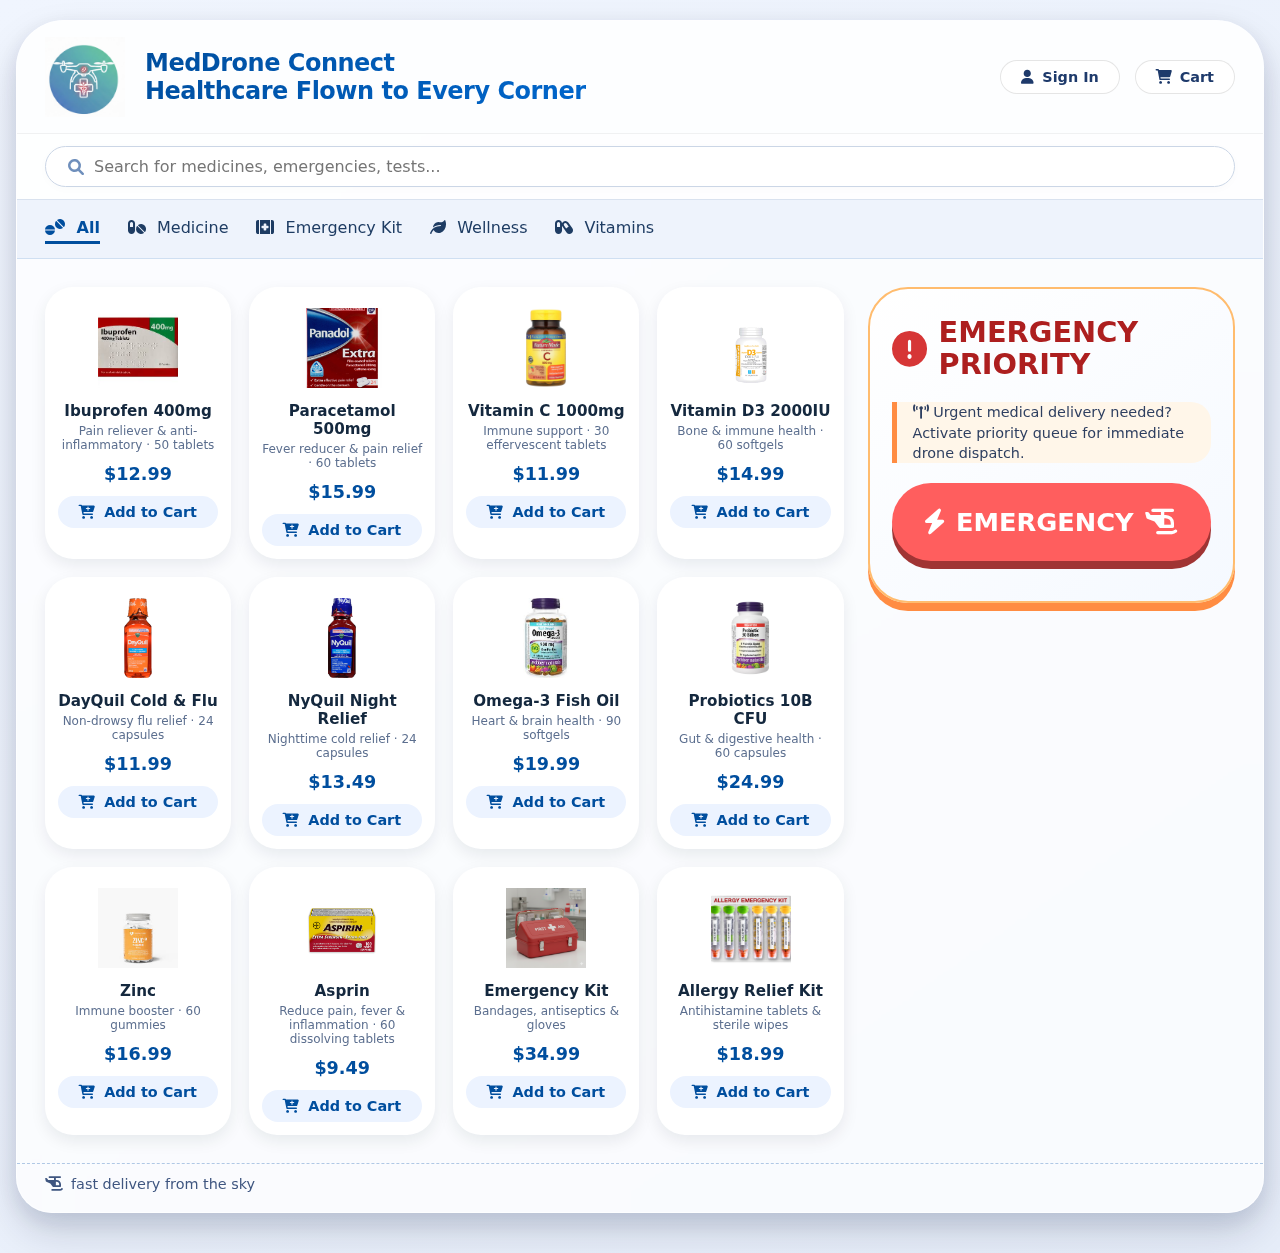
<file: index.html>
<!DOCTYPE html>
<html lang="en">
<head>
    <meta charset="UTF-8">
    <meta name="viewport" content="width=device-width, initial-scale=1.0">
    <title>MedDrone  · AI-Powered Medical Delivery</title>
    <link rel="stylesheet" href="https://cdnjs.cloudflare.com/ajax/libs/font-awesome/6.0.0-beta3/css/all.min.css">
    <link rel="stylesheet" href="styles.css">
</head>
<body>
    <div class="demo-container">
        <!-- Header -->
        <div class="top-bar">
            <div class="brand">

                <img src="images/logo.png" class="product-image" alt="MedDrone Logo" />
                <span class="logo"> MedDrone Connect
                <br> Healthcare Flown to Every Corner </span>
  
            </div>
            <div class="header-actions">
                <div class="user-menu" id="userMenu">
                    <a href="signin.html" class="sign-in-link" id="signInLink"><i class="fas fa-user"></i> Sign In</a>
                    <div class="user-dropdown" id="userDropdown">
                        <a href="#" class="dropdown-item" id="signOutBtn"><i class="fas fa-sign-out-alt"></i> Sign Out</a>
                    </div>
                </div>
                <a href="checkout.html" class="cart-link" id="cartLink">
                    <i class="fas fa-shopping-cart"></i> Cart <span class="cart-count" id="cartCount">0</span>
                </a>
            </div>
        </div>

        <!-- Location + Search -->
        <div class="location-row">
            <!-- <div class="deliver-to"><i class="fas fa-location-dot"></i> Deliver to <span id="location">Vancouver, V6B 1A1</span></div> -->
            <div class="search-box">
                <i class="fas fa-magnifying-glass"></i>
                <input type="text" id="searchInput" placeholder="Search for medicines, emergencies, tests...">
            </div>
        </div>

        <!-- Categories -->
        <div class="categories">
            <span class="category-item active-cat" data-category="all"><i class="fas fa-tablets"></i> All</span>
            <span class="category-item" data-category="medicine"><i class="fas fa-pills"></i> Medicine</span>
            <span class="category-item" data-category="emergency"><i class="fas fa-first-aid"></i> Emergency Kit</span>
            <span class="category-item" data-category="wellness"><i class="fas fa-leaf"></i> Wellness</span>
            <span class="category-item" data-category="vitamins"><i class="fas fa-capsules"></i> Vitamins</span>
        </div>

        <!-- Main Content: Products + Emergency Panel -->
        <div class="main-content">
            <!-- Product Grid -->
            <div class="product-grid" id="productGrid">
                <!-- Products will be dynamically loaded -->
            </div>

            <!-- Emergency Panel -->
            <div class="emergency-panel">
                <div class="emergency-header">
                    <i class="fas fa-circle-exclamation"></i>
                    <h3>EMERGENCY<br>PRIORITY</h3>
                </div>
                <div class="emergency-desc">
                    <i class="fas fa-tower-broadcast"></i> Urgent medical delivery needed? Activate priority queue for immediate drone dispatch.
                </div>
                <button class="emergency-button" id="emergencyBtn">
                    <i class="fas fa-bolt"></i> EMERGENCY <i class="fas fa-helicopter"></i>
                </button>
                <!-- <p style="font-size:0.9rem; color:#ba2d2d; margin-top: 10px;">
                    <i class="fas fa-syringe"></i> Activates priority dispatch & AI rerouting
                </p>

                <!-- Priority Queue Widget -->
                <!-- <div class="priority-queue">
                    <i class="fas fa-list-ol"></i> Priority Queue
                    <div class="queue-badge" id="queueCount">
                        <i class="fas fa-heart-circle-plus"></i> <span id="queueNumber">0</span> active
                    </div>
                    <p style="font-size:0.8rem; margin-top:12px; opacity:0.9;" id="queueStatus">
                        <i class="fas fa-check-circle"></i> System ready
                    </p>
                </div>
                <p style="margin-top:14px; font-size:0.9rem; background: #ebf3ff; border-radius:30px; padding:8px;">
                    <i class="fas fa-satellite-dish"></i> AI: All systems operational
                </p> -->
            </div> 
        </div>

        <!-- Footer Info -->
        <div class="footer-info">
            <span><i class="fas fa-helicopter"></i> fast delivery from the sky</span>
        </div>
    </div>

    <!-- Toast Notification -->
    <div id="toast" class="toast-msg"></div>

    <script src="app.js"></script>
</body>
</html>
</file>
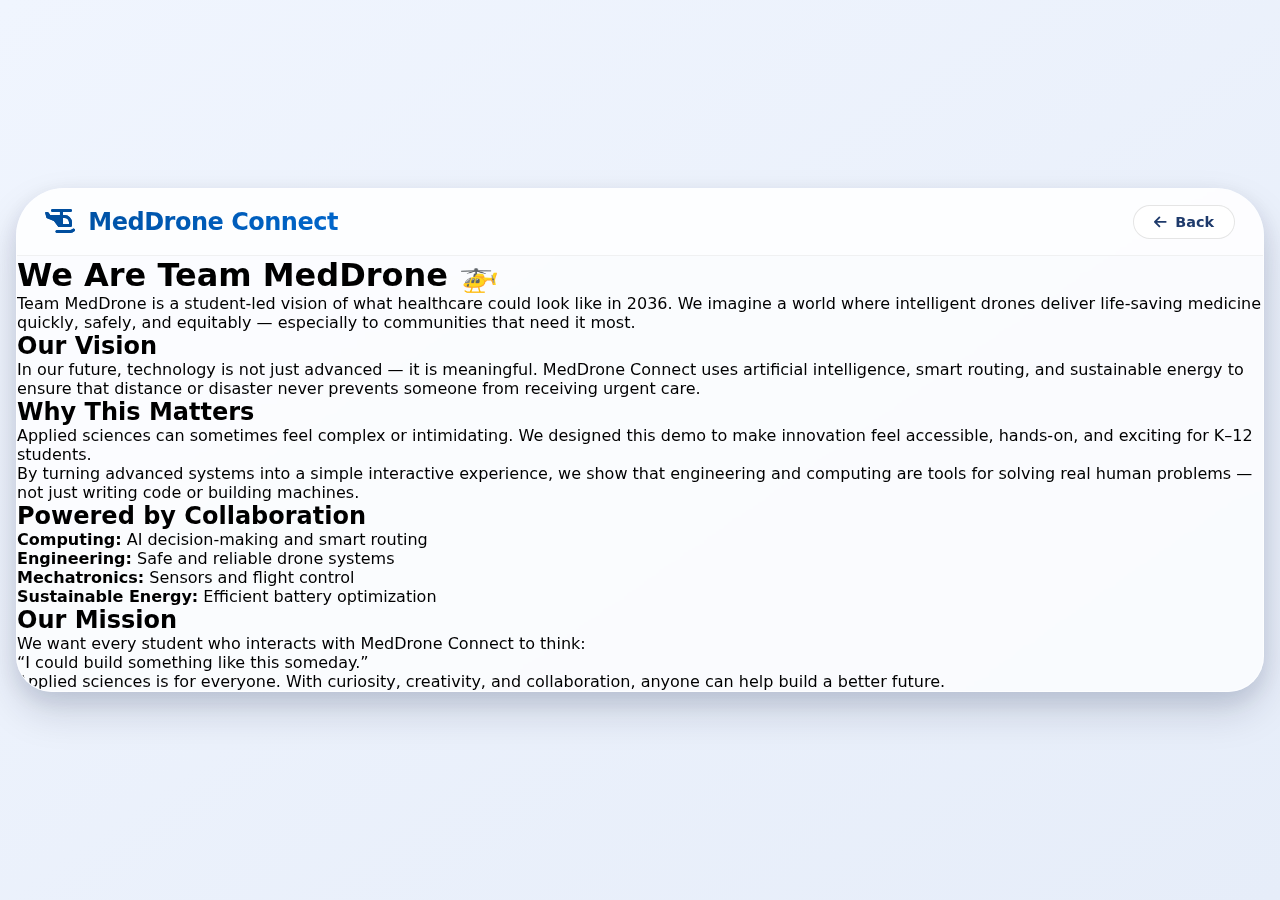
<file: about.html>
<!DOCTYPE html>
<html lang="en">
<head>
    <meta charset="UTF-8">
    <title>About · MedDrone Connect</title>
    <link rel="stylesheet" href="styles.css">
    <link rel="stylesheet" href="https://cdnjs.cloudflare.com/ajax/libs/font-awesome/6.0.0-beta3/css/all.min.css">
</head>
<body>

<div class="demo-container">

    <!-- Header -->
    <div class="top-bar">
        <div class="brand">
            <span class="logo">
                <i class="fas fa-helicopter"></i> MedDrone Connect
            </span>
        </div>

        <div class="header-actions">
            <a href="index.html" class="sign-in-link">
                <i class="fas fa-arrow-left"></i> Back
            </a>
        </div>
    </div>

    <!-- About Content -->
    <div class="about-container">
        <h1>We Are Team MedDrone 🚁</h1>

        <p>
            Team MedDrone is a student-led vision of what healthcare could look like in 2036.
            We imagine a world where intelligent drones deliver life-saving medicine quickly,
            safely, and equitably — especially to communities that need it most.
        </p>

        <h2>Our Vision</h2>
        <p>
            In our future, technology is not just advanced — it is meaningful.
            MedDrone Connect uses artificial intelligence, smart routing,
            and sustainable energy to ensure that distance or disaster
            never prevents someone from receiving urgent care.
        </p>

        <h2>Why This Matters</h2>
        <p>
            Applied sciences can sometimes feel complex or intimidating.
            We designed this demo to make innovation feel accessible,
            hands-on, and exciting for K–12 students.
        </p>

        <p>
            By turning advanced systems into a simple interactive experience,
            we show that engineering and computing are tools for solving
            real human problems — not just writing code or building machines.
        </p>

        <h2>Powered by Collaboration</h2>
        <ul>
            <li><strong>Computing:</strong> AI decision-making and smart routing</li>
            <li><strong>Engineering:</strong> Safe and reliable drone systems</li>
            <li><strong>Mechatronics:</strong> Sensors and flight control</li>
            <li><strong>Sustainable Energy:</strong> Efficient battery optimization</li>
        </ul>

        <h2>Our Mission</h2>
        <p>
            We want every student who interacts with MedDrone Connect to think:
        </p>

        <div class="mission-quote">
            “I could build something like this someday.”
        </div>

        <p>
            Applied sciences is for everyone. With curiosity, creativity,
            and collaboration, anyone can help build a better future.
        </p>
    </div>

</div>

</body>
</html>
</file>
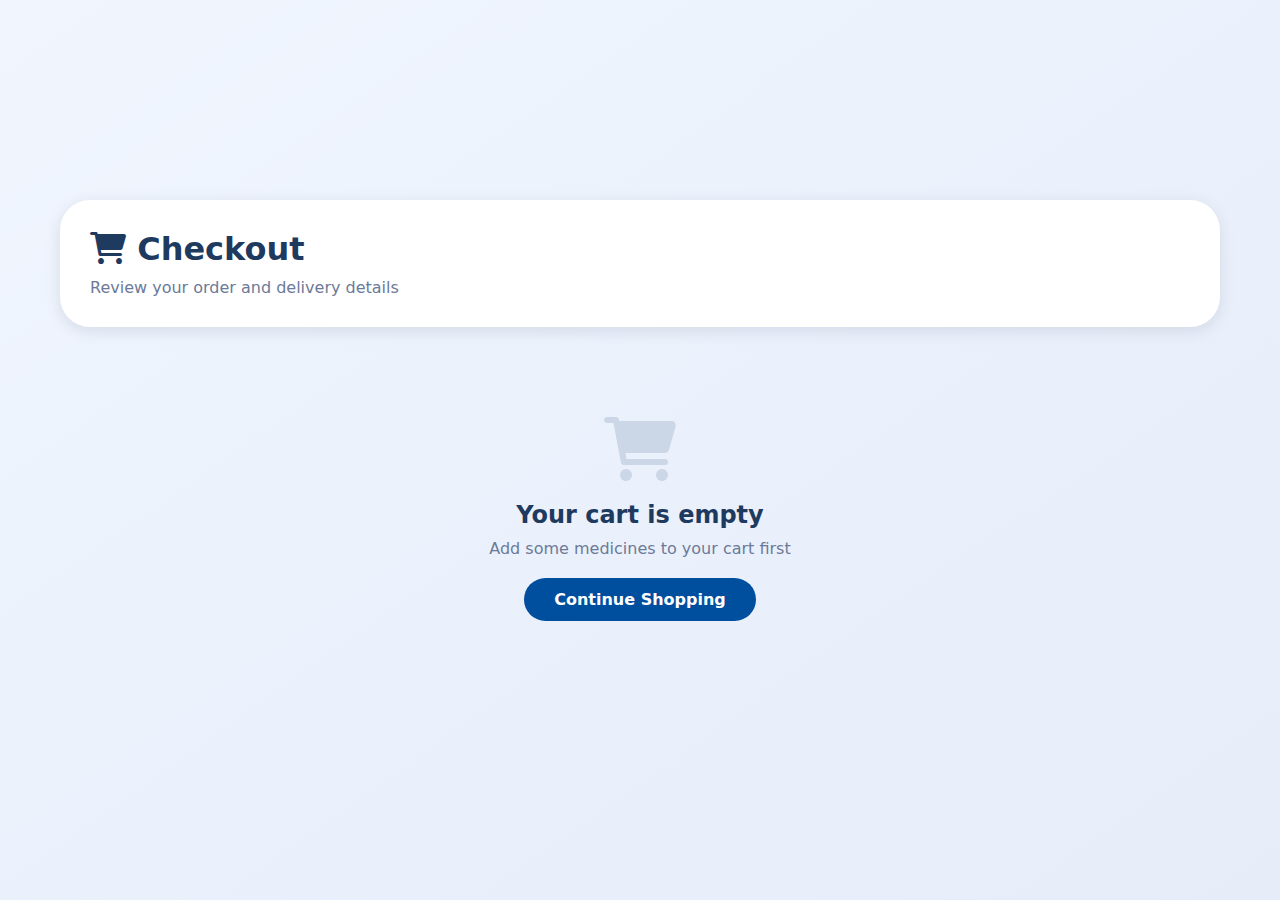
<file: checkout.html>
<!DOCTYPE html>
<html lang="en">
<head>
    <meta charset="UTF-8">
    <meta name="viewport" content="width=device-width, initial-scale=1.0">
    <title>Checkout · MedDrone Connect</title>
    <link rel="stylesheet" href="https://cdnjs.cloudflare.com/ajax/libs/font-awesome/6.0.0-beta3/css/all.min.css">
    <link rel="stylesheet" href="styles.css">
    <style>
        .checkout-container {
            max-width: 1200px;
            width: 100%;
            margin: 40px auto;
            padding: 0 20px;
        }

        .checkout-header {
            background: white;
            border-radius: 30px;
            padding: 30px;
            margin-bottom: 30px;
            box-shadow: 0 4px 16px rgba(0,20,50,0.1);
        }

        .checkout-header h1 {
            color: #1f3a5f;
            font-size: 2rem;
            margin-bottom: 10px;
        }

        .checkout-header p {
            color: #6b7a99;
        }

        .checkout-content {
            display: grid;
            grid-template-columns: 1fr 400px;
            gap: 30px;
        }

        @media (max-width: 968px) {
            .checkout-content {
                grid-template-columns: 1fr;
            }
        }

        .checkout-section {
            background: white;
            border-radius: 30px;
            padding: 30px;
            box-shadow: 0 4px 16px rgba(0,20,50,0.1);
            margin-bottom: 20px;
        }

        .section-title {
            font-size: 1.3rem;
            font-weight: 700;
            color: #1f3a5f;
            margin-bottom: 20px;
            display: flex;
            align-items: center;
            gap: 10px;
        }

        .cart-item {
            display: flex;
            align-items: center;
            gap: 20px;
            padding: 20px 0;
            border-bottom: 1px solid #e6edf9;
        }

        .cart-item:last-child {
            border-bottom: none;
        }

        .cart-item-icon {
            font-size: 2.5rem;
            color: #004e9e;
            width: 60px;
            text-align: center;
        }

        .cart-item-details {
            flex: 1;
        }

        .cart-item-name {
            font-weight: 700;
            color: #1f3a5f;
            margin-bottom: 5px;
        }

        .cart-item-price {
            color: #6b7a99;
            font-size: 0.9rem;
        }

        .cart-item-quantity {
            display: flex;
            align-items: center;
            gap: 15px;
        }

        .quantity-btn {
            width: 36px;
            height: 36px;
            border: 2px solid #cbd6e6;
            background: white;
            border-radius: 50%;
            cursor: pointer;
            display: flex;
            align-items: center;
            justify-content: center;
            color: #004e9e;
            font-weight: 700;
            transition: all 0.2s;
        }

        .quantity-btn:hover {
            border-color: #004e9e;
            background: #ecf3ff;
        }

        .quantity-value {
            font-weight: 700;
            color: #1f3a5f;
            min-width: 30px;
            text-align: center;
        }

        .cart-item-total {
            font-weight: 700;
            color: #1f3a5f;
            font-size: 1.1rem;
            min-width: 80px;
            text-align: right;
        }

        .form-row {
            display: grid;
            grid-template-columns: 1fr 1fr;
            gap: 20px;
            margin-bottom: 20px;
        }

        @media (max-width: 600px) {
            .form-row {
                grid-template-columns: 1fr;
            }
        }

        .form-group {
            margin-bottom: 20px;
        }

        .form-group label {
            display: block;
            color: #1f3a5f;
            font-weight: 600;
            margin-bottom: 8px;
            font-size: 0.95rem;
        }

        .form-group input,
        .form-group select,
        .form-group textarea {
            width: 100%;
            padding: 12px 16px;
            border: 2px solid #cbd6e6;
            border-radius: 25px;
            font-size: 1rem;
            transition: all 0.2s;
            outline: none;
            font-family: inherit;
        }

        .form-group input:focus,
        .form-group select:focus,
        .form-group textarea:focus {
            border-color: #004e9e;
            box-shadow: 0 0 0 3px rgba(0, 78, 158, 0.1);
        }

        .form-group textarea {
            resize: vertical;
            min-height: 100px;
        }

        .order-summary {
            position: sticky;
            top: 20px;
        }

        .summary-row {
            display: flex;
            justify-content: space-between;
            padding: 12px 0;
            color: #1f3a5f;
        }

        .summary-row.total {
            border-top: 2px solid #e6edf9;
            margin-top: 10px;
            padding-top: 20px;
            font-size: 1.3rem;
            font-weight: 700;
            color: #004e9e;
        }

        .place-order-btn {
            width: 100%;
            background: #004e9e;
            color: white;
            border: none;
            border-radius: 30px;
            padding: 18px;
            font-size: 1.2rem;
            font-weight: 700;
            cursor: pointer;
            transition: all 0.2s;
            margin-top: 20px;
            box-shadow: 0 4px 12px rgba(0, 78, 158, 0.3);
            display: flex;
            align-items: center;
            justify-content: center;
            gap: 10px;
        }

        .place-order-btn:hover {
            background: #0066cc;
            transform: translateY(-2px);
            box-shadow: 0 6px 16px rgba(0, 78, 158, 0.4);
        }

        .place-order-btn:active {
            transform: translateY(0);
        }

        .empty-cart {
            text-align: center;
            padding: 60px 20px;
            color: #6b7a99;
        }

        .empty-cart i {
            font-size: 4rem;
            color: #cbd6e6;
            margin-bottom: 20px;
        }

        .empty-cart h2 {
            color: #1f3a5f;
            margin-bottom: 10px;
        }

        .back-to-shop {
            display: inline-block;
            margin-top: 20px;
            padding: 12px 30px;
            background: #004e9e;
            color: white;
            text-decoration: none;
            border-radius: 25px;
            font-weight: 600;
            transition: all 0.2s;
        }

        .back-to-shop:hover {
            background: #0066cc;
            transform: translateY(-2px);
        }
    </style>
</head>
<body>
    <div class="checkout-container">
        <div class="checkout-header">
            <h1><i class="fas fa-shopping-cart"></i> Checkout</h1>
            <p>Review your order and delivery details</p>
        </div>

        <div id="checkoutContent">
            <!-- Content will be loaded dynamically -->
        </div>
    </div>

    <div id="toast" class="toast-msg"></div>

    <script>
        function showToast(message, type = 'info') {
            const toast = document.getElementById('toast');
            toast.textContent = message;
            toast.style.opacity = '1';
            toast.style.background = type === 'success' ? '#2d6a4f' : '#14283e';
            
            setTimeout(() => {
                toast.style.opacity = '0';
            }, 3000);
        }

        function loadCheckout() {
            const cart = JSON.parse(localStorage.getItem('cart') || '[]');
            const checkoutContent = document.getElementById('checkoutContent');

            if (cart.length === 0) {
                checkoutContent.innerHTML = `
                    <div class="empty-cart">
                        <i class="fas fa-shopping-cart"></i>
                        <h2>Your cart is empty</h2>
                        <p>Add some medicines to your cart first</p>
                        <a href="index.html" class="back-to-shop">Continue Shopping</a>
                    </div>
                `;
                return;
            }

            const total = cart.reduce((sum, item) => sum + (item.price * item.quantity), 0);
            const deliveryFee = 0; // Free drone delivery!
            const finalTotal = total + deliveryFee;

            checkoutContent.innerHTML = `
                <div class="checkout-content">
                    <div>
                        <div class="checkout-section">
                            <div class="section-title">
                                <i class="fas fa-box"></i> Order Items
                            </div>
                            <div id="cartItems">
                                ${cart.map((item, index) => `
                                    <div class="cart-item">
                                        <div class="cart-item-icon">
                                            <i class="${item.icon}"></i>
                                        </div>
                                        <div class="cart-item-details">
                                            <div class="cart-item-name">${item.name}</div>
                                            <div class="cart-item-price">$${item.price.toFixed(2)} each</div>
                                        </div>
                                        <div class="cart-item-quantity">
                                            <button class="quantity-btn" onclick="updateQuantity(${index}, -1)">-</button>
                                            <span class="quantity-value">${item.quantity}</span>
                                            <button class="quantity-btn" onclick="updateQuantity(${index}, 1)">+</button>
                                        </div>
                                        <div class="cart-item-total">$${(item.price * item.quantity).toFixed(2)}</div>
                                    </div>
                                `).join('')}
                            </div>
                        </div>

                        <div class="checkout-section">
                            <div class="section-title">
                                <i class="fas fa-map-marker-alt"></i> Delivery Address
                            </div>
                            <form id="deliveryForm">
                                <div class="form-row">
                                    <div class="form-group">
                                        <label for="name">Full Name</label>
                                        <input type="text" id="name" name="name" required>
                                    </div>
                                    <div class="form-group">
                                        <label for="phone">Phone Number</label>
                                        <input type="tel" id="phone" name="phone" required>
                                    </div>
                                </div>
                                <div class="form-group">
                                    <label for="address">Street Address</label>
                                    <input type="text" id="address" name="address" required>
                                </div>
                                <div class="form-row">
                                    <div class="form-group">
                                        <label for="city">City</label>
                                        <input type="text" id="city" name="city" required>
                                    </div>
                                    <div class="form-group">
                                        <label for="province">Province</label>
                                        <input type="text" id="province" name="province" required>
                                    </div>
                                </div>
                                <div class="form-group">
                                    <label for="postal">Postal Code</label>
                                    <input type="text" id="postal" name="postal" required style="max-width: 200px;">
                                </div>
                                <div class="form-group">
                                    <label for="instructions">Delivery Instructions (Optional)</label>
                                    <textarea id="instructions" name="instructions" placeholder="Any special instructions for the drone delivery..."></textarea>
                                </div>
                            </form>
                        </div>
                    </div>

                    <div class="order-summary">
                        <div class="checkout-section">
                            <div class="section-title">
                                <i class="fas fa-receipt"></i> Order Summary
                            </div>
                            <div class="summary-row">
                                <span>Subtotal</span>
                                <span>$${total.toFixed(2)}</span>
                            </div>
                            <div class="summary-row">
                                <span><i class="fas fa-helicopter"></i> Drone Delivery</span>
                                <span style="color: #2d6a4f; font-weight: 600;">FREE</span>
                            </div>
                            <div class="summary-row total">
                                <span>Total</span>
                                <span>$${finalTotal.toFixed(2)}</span>
                            </div>
                            <button class="place-order-btn" onclick="placeOrder()">
                                <i class="fas fa-paper-plane"></i> Place Order & Launch Drone
                            </button>
                        </div>
                    </div>
                </div>
            `;
        }

        function updateQuantity(index, change) {
            const cart = JSON.parse(localStorage.getItem('cart') || '[]');
            cart[index].quantity += change;
            
            if (cart[index].quantity <= 0) {
                cart.splice(index, 1);
            }
            
            localStorage.setItem('cart', JSON.stringify(cart));
            loadCheckout();
        }

        function placeOrder() {
            const form = document.getElementById('deliveryForm');
            if (!form.checkValidity()) {
                form.reportValidity();
                return;
            }

            const deliveryInfo = {
                name: document.getElementById('name').value,
                phone: document.getElementById('phone').value,
                address: document.getElementById('address').value,
                city: document.getElementById('city').value,
                province: document.getElementById('province').value,
                postal: document.getElementById('postal').value,
                instructions: document.getElementById('instructions').value
            };

            const order = {
                items: JSON.parse(localStorage.getItem('cart') || '[]'),
                delivery: deliveryInfo,
                timestamp: new Date().toISOString()
            };

            localStorage.setItem('currentOrder', JSON.stringify(order));
localStorage.setItem('cart', '[]');

// Clear emergency so button resets after delivery
localStorage.removeItem('emergency_activated');
localStorage.removeItem('queue_priority');

showToast('✓ Order placed! Redirecting to drone tracking...', 'success');
setTimeout(() => {
    window.location.href = 'tracking.html';
}, 1500);
        }
        function initEmergencyBtn() {
    const btn = document.getElementById('emergencyBtn');
    if (!btn) return;

    // If already clicked before, disable immediately
    if (localStorage.getItem('emergency_activated')) {
        btn.disabled = true;
        btn.innerHTML = '<i class="fas fa-check"></i> PRIORITY ACTIVATED';
        return;
    }

    btn.addEventListener('click', function () {
        localStorage.setItem('emergency_activated', 'true');
        btn.disabled = true;
        btn.innerHTML = '<i class="fas fa-check"></i> PRIORITY ACTIVATED';
    });
}

loadCheckout();
initEmergencyBtn();


    </script>
</body>
</html>
</file>
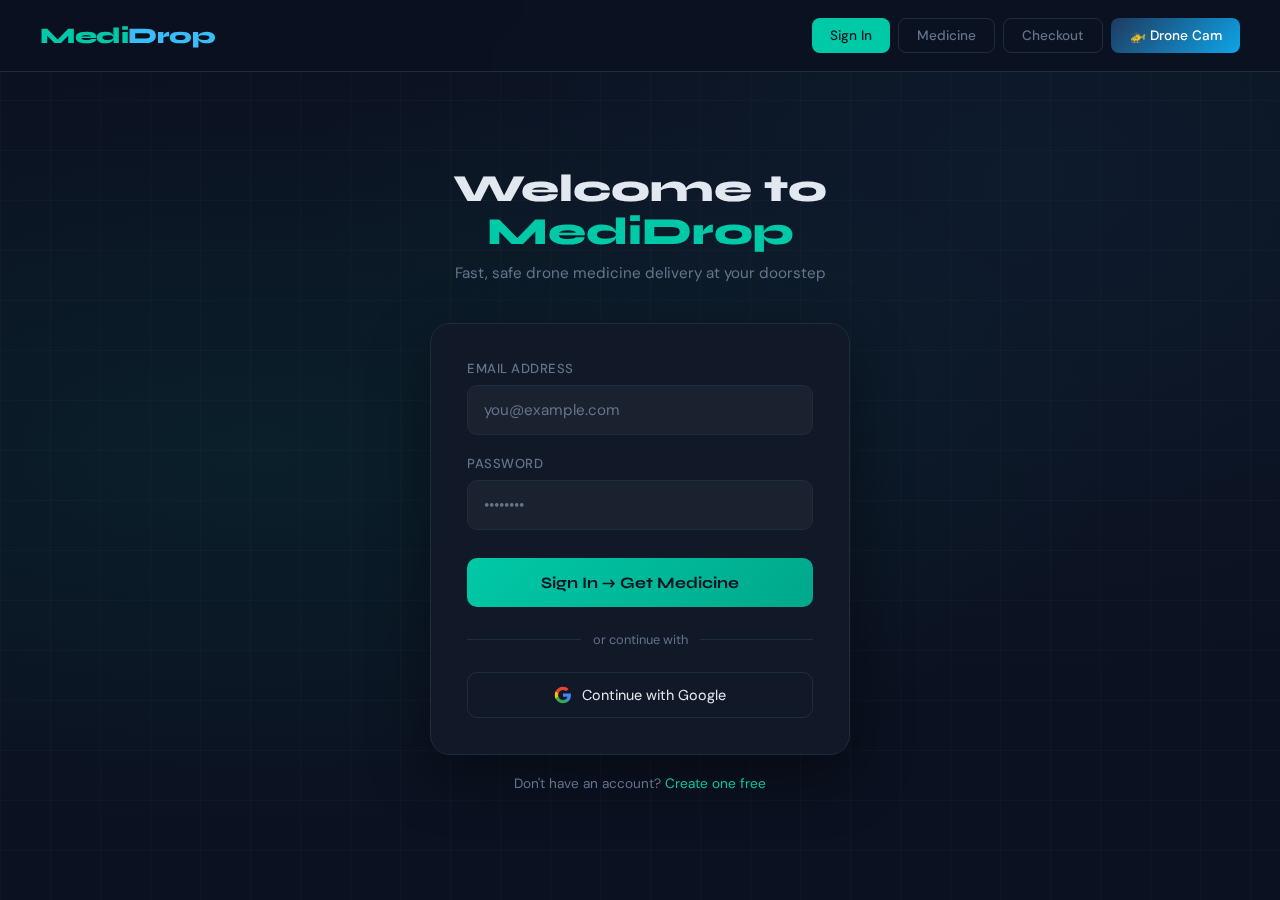
<file: Med.html>
<!DOCTYPE html>
<html lang="en">
<head>
<meta charset="UTF-8">
<meta name="viewport" content="width=device-width, initial-scale=1.0">
<title>MediDrop — Drone Medicine Delivery</title>
<link href="https://fonts.googleapis.com/css2?family=Syne:wght@400;600;700;800&family=DM+Sans:wght@300;400;500&display=swap" rel="stylesheet">
<style>
  :root {
    --teal: #00C9A7;
    --dark: #0B1120;
    --card: #111827;
    --border: #1e2d3d;
    --text: #e2e8f0;
    --muted: #64748b;
    --accent: #38bdf8;
    --danger: #f87171;
    --success: #34d399;
  }

  * { margin: 0; padding: 0; box-sizing: border-box; }

  body {
    font-family: 'DM Sans', sans-serif;
    background: var(--dark);
    color: var(--text);
    min-height: 100vh;
    overflow-x: hidden;
  }

  /* NAV */
  nav {
    position: fixed; top: 0; left: 0; right: 0; z-index: 100;
    display: flex; justify-content: space-between; align-items: center;
    padding: 18px 40px;
    background: rgba(11,17,32,0.85);
    backdrop-filter: blur(12px);
    border-bottom: 1px solid var(--border);
  }
  .logo { font-family: 'Syne', sans-serif; font-size: 1.4rem; font-weight: 800; color: var(--teal); letter-spacing: -0.5px; }
  .logo span { color: var(--accent); }
  .nav-links { display: flex; gap: 8px; }
  .nav-btn {
    padding: 8px 18px; border-radius: 8px; border: none; cursor: pointer;
    font-family: 'DM Sans', sans-serif; font-size: 0.85rem; font-weight: 500;
    transition: all 0.2s;
  }
  .nav-btn.active { background: var(--teal); color: var(--dark); }
  .nav-btn.inactive { background: transparent; color: var(--muted); border: 1px solid var(--border); }
  .nav-btn:hover { opacity: 0.85; transform: translateY(-1px); }
  .nav-btn.drone-btn { background: linear-gradient(135deg, #1e3a5f, #0ea5e9); color: #fff; border: none; }

  /* PAGES */
  .page { display: none; padding-top: 80px; min-height: 100vh; }
  .page.active { display: block; }

  /* HERO BG */
  .hero-bg {
    position: fixed; top: 0; left: 0; right: 0; bottom: 0; z-index: -1;
    background: radial-gradient(ellipse at 20% 50%, rgba(0,201,167,0.08) 0%, transparent 60%),
                radial-gradient(ellipse at 80% 20%, rgba(56,189,248,0.06) 0%, transparent 50%),
                var(--dark);
  }
  .grid-overlay {
    position: fixed; top: 0; left: 0; right: 0; bottom: 0; z-index: -1;
    background-image: linear-gradient(rgba(255,255,255,0.02) 1px, transparent 1px),
                      linear-gradient(90deg, rgba(255,255,255,0.02) 1px, transparent 1px);
    background-size: 50px 50px;
  }

  /* ===== PAGE 1: SIGN IN ===== */
  #page-signin {
    display: flex; align-items: center; justify-content: center;
    min-height: 100vh; padding: 100px 20px 40px;
  }
  .signin-container {
    width: 100%; max-width: 420px;
    animation: fadeUp 0.6s ease;
  }
  .signin-header { text-align: center; margin-bottom: 40px; }
  .signin-header h1 { font-family: 'Syne', sans-serif; font-size: 2.4rem; font-weight: 800; line-height: 1.1; }
  .signin-header h1 span { color: var(--teal); }
  .signin-header p { color: var(--muted); margin-top: 10px; font-size: 0.95rem; }

  .signin-card {
    background: var(--card);
    border: 1px solid var(--border);
    border-radius: 20px;
    padding: 36px;
    box-shadow: 0 20px 60px rgba(0,0,0,0.4);
  }
  .form-group { margin-bottom: 20px; }
  .form-group label { display: block; font-size: 0.82rem; font-weight: 500; color: var(--muted); margin-bottom: 8px; text-transform: uppercase; letter-spacing: 0.5px; }
  .form-group input {
    width: 100%; padding: 14px 16px;
    background: rgba(255,255,255,0.04);
    border: 1px solid var(--border);
    border-radius: 10px;
    color: var(--text);
    font-family: 'DM Sans', sans-serif;
    font-size: 0.95rem;
    transition: border-color 0.2s, box-shadow 0.2s;
    outline: none;
  }
  .form-group input:focus { border-color: var(--teal); box-shadow: 0 0 0 3px rgba(0,201,167,0.1); }
  .form-group input::placeholder { color: var(--muted); }

  .btn-primary {
    width: 100%; padding: 15px;
    background: linear-gradient(135deg, var(--teal), #00a88a);
    border: none; border-radius: 10px;
    color: var(--dark); font-family: 'Syne', sans-serif;
    font-size: 1rem; font-weight: 700; cursor: pointer;
    transition: all 0.2s;
    margin-top: 8px;
  }
  .btn-primary:hover { transform: translateY(-2px); box-shadow: 0 8px 24px rgba(0,201,167,0.3); }

  .divider { display: flex; align-items: center; gap: 12px; margin: 24px 0; }
  .divider::before, .divider::after { content: ''; flex: 1; height: 1px; background: var(--border); }
  .divider span { color: var(--muted); font-size: 0.8rem; }

  .social-btn {
    width: 100%; padding: 13px;
    background: transparent; border: 1px solid var(--border);
    border-radius: 10px; color: var(--text);
    font-family: 'DM Sans', sans-serif; font-size: 0.9rem;
    cursor: pointer; transition: all 0.2s;
    display: flex; align-items: center; justify-content: center; gap: 10px;
  }
  .social-btn:hover { background: rgba(255,255,255,0.05); border-color: var(--accent); }

  .signin-footer { text-align: center; margin-top: 20px; font-size: 0.85rem; color: var(--muted); }
  .signin-footer a { color: var(--teal); text-decoration: none; cursor: pointer; }

  /* ===== PAGE 2: MEDICINE ===== */
  #page-medicine { padding: 100px 40px 60px; }
  .page-header { margin-bottom: 40px; }
  .page-header h2 { font-family: 'Syne', sans-serif; font-size: 2rem; font-weight: 800; }
  .page-header p { color: var(--muted); margin-top: 6px; }

  .search-bar {
    display: flex; gap: 12px; margin-bottom: 32px;
  }
  .search-bar input {
    flex: 1; padding: 14px 20px;
    background: var(--card); border: 1px solid var(--border);
    border-radius: 12px; color: var(--text);
    font-family: 'DM Sans', sans-serif; font-size: 0.95rem; outline: none;
    transition: border-color 0.2s;
  }
  .search-bar input:focus { border-color: var(--teal); }
  .search-bar input::placeholder { color: var(--muted); }

  .categories { display: flex; gap: 10px; margin-bottom: 32px; flex-wrap: wrap; }
  .cat-btn {
    padding: 8px 18px; border-radius: 30px; border: 1px solid var(--border);
    background: transparent; color: var(--muted); cursor: pointer;
    font-family: 'DM Sans', sans-serif; font-size: 0.85rem;
    transition: all 0.2s;
  }
  .cat-btn.active, .cat-btn:hover { background: var(--teal); color: var(--dark); border-color: var(--teal); font-weight: 600; }

  .medicine-grid {
    display: grid;
    grid-template-columns: repeat(auto-fill, minmax(240px, 1fr));
    gap: 20px;
  }
  .med-card {
    background: var(--card);
    border: 1px solid var(--border);
    border-radius: 16px;
    padding: 24px;
    transition: all 0.3s;
    cursor: pointer;
    animation: fadeUp 0.5s ease;
  }
  .med-card:hover { border-color: var(--teal); transform: translateY(-4px); box-shadow: 0 12px 30px rgba(0,0,0,0.3); }
  .med-icon {
    width: 52px; height: 52px; border-radius: 12px;
    display: flex; align-items: center; justify-content: center;
    font-size: 1.6rem; margin-bottom: 16px;
  }
  .med-card h3 { font-family: 'Syne', sans-serif; font-size: 1rem; font-weight: 700; margin-bottom: 4px; }
  .med-card .med-type { font-size: 0.78rem; color: var(--muted); margin-bottom: 12px; }
  .med-card .med-desc { font-size: 0.85rem; color: var(--muted); line-height: 1.5; margin-bottom: 16px; }
  .med-footer { display: flex; align-items: center; justify-content: space-between; }
  .med-price { font-family: 'Syne', sans-serif; font-size: 1.1rem; font-weight: 700; color: var(--teal); }
  .add-btn {
    padding: 8px 16px; background: var(--teal);
    border: none; border-radius: 8px; color: var(--dark);
    font-family: 'DM Sans', sans-serif; font-weight: 600; font-size: 0.82rem;
    cursor: pointer; transition: all 0.2s;
  }
  .add-btn:hover { background: #00a88a; transform: scale(1.05); }
  .add-btn.added { background: var(--success); }

  .cart-bar {
    position: fixed; bottom: 30px; left: 50%; transform: translateX(-50%);
    background: var(--card); border: 1px solid var(--teal);
    border-radius: 50px; padding: 16px 28px;
    display: none; align-items: center; gap: 20px;
    box-shadow: 0 8px 30px rgba(0,201,167,0.2);
    z-index: 90; animation: slideUp 0.3s ease;
  }
  .cart-bar.visible { display: flex; }
  .cart-info { font-family: 'Syne', sans-serif; font-size: 0.95rem; font-weight: 700; }
  .cart-info span { color: var(--teal); }
  .checkout-btn {
    padding: 10px 22px; background: var(--teal);
    border: none; border-radius: 30px; color: var(--dark);
    font-family: 'Syne', sans-serif; font-weight: 700; font-size: 0.9rem;
    cursor: pointer; transition: all 0.2s;
  }
  .checkout-btn:hover { background: #00a88a; }

  /* ===== PAGE 3: CHECKOUT ===== */
  #page-checkout { padding: 100px 40px 60px; max-width: 900px; margin: 0 auto; }
  .checkout-grid { display: grid; grid-template-columns: 1fr 380px; gap: 30px; }
  @media(max-width: 768px) { .checkout-grid { grid-template-columns: 1fr; } }

  .checkout-section h3 { font-family: 'Syne', sans-serif; font-size: 1.1rem; font-weight: 700; margin-bottom: 20px; color: var(--accent); }

  .checkout-card {
    background: var(--card); border: 1px solid var(--border);
    border-radius: 16px; padding: 28px; margin-bottom: 20px;
  }

  .form-row { display: grid; grid-template-columns: 1fr 1fr; gap: 16px; }
  .checkout-input {
    width: 100%; padding: 12px 14px;
    background: rgba(255,255,255,0.04);
    border: 1px solid var(--border); border-radius: 10px;
    color: var(--text); font-family: 'DM Sans', sans-serif;
    font-size: 0.9rem; outline: none; transition: border-color 0.2s;
    margin-bottom: 14px;
  }
  .checkout-input:focus { border-color: var(--accent); }
  .checkout-input::placeholder { color: var(--muted); }

  .delivery-options { display: grid; grid-template-columns: 1fr 1fr; gap: 12px; }
  .delivery-opt {
    padding: 14px; border: 1px solid var(--border); border-radius: 12px;
    cursor: pointer; transition: all 0.2s;
    text-align: center;
  }
  .delivery-opt.selected { border-color: var(--teal); background: rgba(0,201,167,0.07); }
  .delivery-opt .opt-icon { font-size: 1.6rem; margin-bottom: 6px; }
  .delivery-opt .opt-name { font-family: 'Syne', sans-serif; font-size: 0.85rem; font-weight: 700; }
  .delivery-opt .opt-time { font-size: 0.75rem; color: var(--muted); }
  .delivery-opt .opt-price { font-size: 0.8rem; color: var(--teal); font-weight: 600; margin-top: 4px; }

  /* ORDER SUMMARY */
  .order-summary { position: sticky; top: 100px; }
  .order-items { margin-bottom: 20px; }
  .order-item {
    display: flex; justify-content: space-between; align-items: center;
    padding: 12px 0; border-bottom: 1px solid var(--border);
    font-size: 0.9rem;
  }
  .order-item:last-child { border-bottom: none; }
  .order-item-name { flex: 1; }
  .order-item-qty { color: var(--muted); margin: 0 12px; font-size: 0.82rem; }
  .order-item-price { color: var(--teal); font-weight: 600; }
  .order-totals { margin-top: 16px; }
  .total-row { display: flex; justify-content: space-between; padding: 8px 0; font-size: 0.9rem; color: var(--muted); }
  .total-row.final { font-family: 'Syne', sans-serif; font-size: 1.1rem; font-weight: 700; color: var(--text); border-top: 1px solid var(--border); padding-top: 16px; margin-top: 8px; }
  .total-row.final span:last-child { color: var(--teal); }

  .place-order-btn {
    width: 100%; padding: 16px;
    background: linear-gradient(135deg, var(--teal), #00a88a);
    border: none; border-radius: 12px; color: var(--dark);
    font-family: 'Syne', sans-serif; font-size: 1rem; font-weight: 800;
    cursor: pointer; transition: all 0.2s; margin-top: 20px;
  }
  .place-order-btn:hover { transform: translateY(-2px); box-shadow: 0 8px 24px rgba(0,201,167,0.3); }

  /* SUCCESS MODAL */
  .modal-overlay {
    display: none; position: fixed; inset: 0; z-index: 200;
    background: rgba(0,0,0,0.7); backdrop-filter: blur(8px);
    align-items: center; justify-content: center;
  }
  .modal-overlay.show { display: flex; }
  .modal {
    background: var(--card); border: 1px solid var(--teal);
    border-radius: 24px; padding: 48px 40px; text-align: center;
    max-width: 400px; width: 90%;
    animation: fadeUp 0.4s ease;
  }
  .modal h2 { font-family: 'Syne', sans-serif; font-size: 1.8rem; font-weight: 800; margin-bottom: 12px; }
  .modal p { color: var(--muted); line-height: 1.6; margin-bottom: 28px; }
  .success-icon { font-size: 4rem; margin-bottom: 20px; animation: bounce 0.6s ease; }
  .drone-track { 
    background: rgba(0,201,167,0.08); border: 1px solid var(--border);
    border-radius: 12px; padding: 14px; margin-bottom: 24px;
    font-size: 0.85rem; color: var(--accent);
  }

  /* ===== PAGE 4: DRONE CAMERA ===== */
  #page-drone { padding: 100px 40px 60px; }
  .drone-header { margin-bottom: 30px; }
  .drone-header h2 { font-family: 'Syne', sans-serif; font-size: 2rem; font-weight: 800; }
  .drone-header p { color: var(--muted); margin-top: 6px; }

  .drone-layout { display: grid; grid-template-columns: 1fr 300px; gap: 24px; }
  @media(max-width: 900px) { .drone-layout { grid-template-columns: 1fr; } }

  .camera-feed {
    background: #000; border: 2px solid var(--border);
    border-radius: 20px; overflow: hidden;
    aspect-ratio: 16/9; position: relative;
  }
  .camera-active { border-color: var(--teal); }
  .camera-active::before {
    content: '● LIVE';
    position: absolute; top: 16px; left: 16px; z-index: 10;
    background: rgba(239,68,68,0.9); color: white;
    font-family: 'Syne', sans-serif; font-size: 0.75rem; font-weight: 700;
    padding: 5px 12px; border-radius: 20px; letter-spacing: 1px;
  }
  .camera-active::after {
    content: 'REC';
    position: absolute; top: 16px; right: 16px; z-index: 10;
    color: var(--danger); font-family: 'Syne', sans-serif;
    font-size: 0.75rem; font-weight: 700; letter-spacing: 2px;
    animation: blink 1s infinite;
  }
  #cameraVideo {
    width: 100%; height: 100%; object-fit: cover;
    display: none;
  }
  .camera-placeholder {
    width: 100%; height: 100%; display: flex; flex-direction: column;
    align-items: center; justify-content: center;
    background: linear-gradient(135deg, #0a0f1e, #0d1828);
    color: var(--muted);
  }
  .camera-placeholder .drone-anim { font-size: 4rem; margin-bottom: 16px; animation: float 3s ease-in-out infinite; }
  .camera-placeholder h3 { font-family: 'Syne', sans-serif; font-size: 1.1rem; color: var(--text); margin-bottom: 8px; }
  .camera-placeholder p { font-size: 0.85rem; text-align: center; max-width: 240px; }

  .hud-overlay {
    position: absolute; inset: 0; pointer-events: none;
    display: none;
  }
  .camera-active .hud-overlay { display: block; }
  .hud-corner {
    position: absolute; width: 40px; height: 40px;
    border-color: rgba(0,201,167,0.6); border-style: solid;
  }
  .hud-corner.tl { top: 12px; left: 12px; border-width: 2px 0 0 2px; }
  .hud-corner.tr { top: 12px; right: 12px; border-width: 2px 2px 0 0; }
  .hud-corner.bl { bottom: 12px; left: 12px; border-width: 0 0 2px 2px; }
  .hud-corner.br { bottom: 12px; right: 12px; border-width: 0 2px 2px 0; }
  .hud-center {
    position: absolute; top: 50%; left: 50%; transform: translate(-50%, -50%);
    width: 60px; height: 60px;
  }
  .crosshair-h, .crosshair-v {
    position: absolute; background: rgba(0,201,167,0.4);
  }
  .crosshair-h { width: 60px; height: 1px; top: 50%; left: 0; }
  .crosshair-v { width: 1px; height: 60px; left: 50%; top: 0; }
  .crosshair-dot {
    position: absolute; width: 8px; height: 8px; border-radius: 50%;
    background: var(--teal); top: 50%; left: 50%; transform: translate(-50%,-50%);
    animation: pulse 2s infinite;
  }
  .hud-info {
    position: absolute; bottom: 16px; left: 0; right: 0;
    display: flex; justify-content: space-between; padding: 0 16px;
  }
  .hud-stat {
    background: rgba(0,0,0,0.5); padding: 5px 10px; border-radius: 6px;
    font-family: 'Syne', sans-serif; font-size: 0.7rem; color: var(--teal);
    letter-spacing: 0.5px;
  }

  .camera-controls { margin-top: 16px; display: flex; gap: 12px; flex-wrap: wrap; }
  .ctrl-btn {
    padding: 10px 20px; border-radius: 10px; border: 1px solid var(--border);
    background: var(--card); color: var(--text);
    font-family: 'DM Sans', sans-serif; font-size: 0.85rem; cursor: pointer;
    transition: all 0.2s; display: flex; align-items: center; gap: 8px;
  }
  .ctrl-btn:hover { border-color: var(--teal); color: var(--teal); }
  .ctrl-btn.primary { background: var(--teal); color: var(--dark); border-color: var(--teal); font-weight: 600; }

  /* DRONE STATS PANEL */
  .drone-stats { display: flex; flex-direction: column; gap: 16px; }
  .stat-card {
    background: var(--card); border: 1px solid var(--border);
    border-radius: 14px; padding: 20px;
  }
  .stat-card h4 { font-family: 'Syne', sans-serif; font-size: 0.8rem; font-weight: 700; color: var(--muted); text-transform: uppercase; letter-spacing: 0.5px; margin-bottom: 12px; }
  .stat-value { font-family: 'Syne', sans-serif; font-size: 1.6rem; font-weight: 800; color: var(--teal); }
  .stat-unit { font-size: 0.85rem; color: var(--muted); font-family: 'DM Sans', sans-serif; }
  .stat-bar { height: 6px; background: var(--border); border-radius: 3px; margin-top: 10px; overflow: hidden; }
  .stat-fill { height: 100%; border-radius: 3px; background: linear-gradient(90deg, var(--teal), var(--accent)); transition: width 1s ease; }

  .drone-status-dot {
    width: 10px; height: 10px; border-radius: 50%; background: var(--success);
    display: inline-block; margin-right: 8px;
    animation: pulse 2s infinite;
  }

  /* ANIMATIONS */
  @keyframes fadeUp {
    from { opacity: 0; transform: translateY(20px); }
    to { opacity: 1; transform: translateY(0); }
  }
  @keyframes slideUp {
    from { opacity: 0; transform: translateX(-50%) translateY(20px); }
    to { opacity: 1; transform: translateX(-50%) translateY(0); }
  }
  @keyframes float {
    0%, 100% { transform: translateY(0); }
    50% { transform: translateY(-12px); }
  }
  @keyframes bounce {
    0%, 100% { transform: scale(1); }
    50% { transform: scale(1.2); }
  }
  @keyframes blink {
    0%, 100% { opacity: 1; }
    50% { opacity: 0; }
  }
  @keyframes pulse {
    0%, 100% { opacity: 1; transform: translate(-50%,-50%) scale(1); }
    50% { opacity: 0.5; transform: translate(-50%,-50%) scale(1.4); }
  }
</style>
</head>
<body>

<div class="hero-bg"></div>
<div class="grid-overlay"></div>

<!-- NAV -->
<nav>
  <div class="logo">Medi<span>Drop</span></div>
  <div class="nav-links">
    <button class="nav-btn active" id="nav-signin" onclick="showPage('signin')">Sign In</button>
    <button class="nav-btn inactive" id="nav-medicine" onclick="showPage('medicine')">Medicine</button>
    <button class="nav-btn inactive" id="nav-checkout" onclick="showPage('checkout')">Checkout</button>
    <button class="nav-btn drone-btn inactive" id="nav-drone" onclick="showPage('drone')">🚁 Drone Cam</button>
  </div>
</nav>

<!-- PAGE 1: SIGN IN -->
<div class="page active" id="page-signin">
  <div class="signin-container">
    <div class="signin-header">
      <h1>Welcome to<br><span>MediDrop</span></h1>
      <p>Fast, safe drone medicine delivery at your doorstep</p>
    </div>
    <div class="signin-card">
      <div class="form-group">
        <label>Email Address</label>
        <input type="email" id="emailInput" placeholder="you@example.com">
      </div>
      <div class="form-group">
        <label>Password</label>
        <input type="password" id="passInput" placeholder="••••••••">
      </div>
      <button class="btn-primary" onclick="doSignIn()">Sign In → Get Medicine</button>
      <div class="divider"><span>or continue with</span></div>
      <button class="social-btn" onclick="doSignIn()">
        <svg width="18" height="18" viewBox="0 0 24 24"><path fill="#4285F4" d="M22.56 12.25c0-.78-.07-1.53-.2-2.25H12v4.26h5.92c-.26 1.37-1.04 2.53-2.21 3.31v2.77h3.57c2.08-1.92 3.28-4.74 3.28-8.09z"/><path fill="#34A853" d="M12 23c2.97 0 5.46-.98 7.28-2.66l-3.57-2.77c-.98.66-2.23 1.06-3.71 1.06-2.86 0-5.29-1.93-6.16-4.53H2.18v2.84C3.99 20.53 7.7 23 12 23z"/><path fill="#FBBC05" d="M5.84 14.09c-.22-.66-.35-1.36-.35-2.09s.13-1.43.35-2.09V7.07H2.18C1.43 8.55 1 10.22 1 12s.43 3.45 1.18 4.93l2.85-2.22.81-.62z"/><path fill="#EA4335" d="M12 5.38c1.62 0 3.06.56 4.21 1.64l3.15-3.15C17.45 2.09 14.97 1 12 1 7.7 1 3.99 3.47 2.18 7.07l3.66 2.84c.87-2.6 3.3-4.53 6.16-4.53z"/></svg>
        Continue with Google
      </button>
    </div>
    <div class="signin-footer">Don't have an account? <a onclick="doSignIn()">Create one free</a></div>
  </div>
</div>

<!-- PAGE 2: MEDICINE -->
<div class="page" id="page-medicine">
  <div class="page-header">
    <h2>Browse Medicines</h2>
    <p>All products delivered by drone within 30 minutes</p>
  </div>
  <div class="search-bar">
    <input type="text" placeholder="🔍  Search for medicine, vitamins, supplements..." id="searchInput" oninput="filterMeds()">
  </div>
  <div class="categories">
    <button class="cat-btn active" onclick="filterCat('all', this)">All</button>
    <button class="cat-btn" onclick="filterCat('pain', this)">Pain Relief</button>
    <button class="cat-btn" onclick="filterCat('vitamin', this)">Vitamins</button>
    <button class="cat-btn" onclick="filterCat('cold', this)">Cold & Flu</button>
    <button class="cat-btn" onclick="filterCat('heart', this)">Heart Health</button>
    <button class="cat-btn" onclick="filterCat('digestive', this)">Digestive</button>
  </div>
  <div class="medicine-grid" id="medicineGrid"></div>

  <div class="cart-bar" id="cartBar">
    <div class="cart-info"><span id="cartCount">0</span> items · <span id="cartTotal">$0.00</span></div>
    <button class="checkout-btn" onclick="showPage('checkout')">Checkout →</button>
  </div>
</div>

<!-- PAGE 3: CHECKOUT -->
<div class="page" id="page-checkout">
  <div class="page-header">
    <h2>Checkout</h2>
    <p>Complete your drone medicine delivery</p>
  </div>
  <div class="checkout-grid">
    <div class="checkout-left">
      <div class="checkout-card">
        <h3>📍 Delivery Address</h3>
        <div class="form-row">
          <input class="checkout-input" placeholder="First Name" value="Alex">
          <input class="checkout-input" placeholder="Last Name" value="Johnson">
        </div>
        <input class="checkout-input" style="width:100%" placeholder="Street Address" value="123 Health Street">
        <div class="form-row">
          <input class="checkout-input" placeholder="City" value="Vancouver">
          <input class="checkout-input" placeholder="Postal Code" value="V5K 1A1">
        </div>
        <input class="checkout-input" style="width:100%" placeholder="Delivery Instructions (optional)" value="Leave at front door">
      </div>

      <div class="checkout-card">
        <h3>🚁 Delivery Method</h3>
        <div class="delivery-options">
          <div class="delivery-opt selected" onclick="selectDelivery(this, 'Express Drone', 4.99)">
            <div class="opt-icon">🚁</div>
            <div class="opt-name">Express Drone</div>
            <div class="opt-time">15–30 min</div>
            <div class="opt-price">$4.99</div>
          </div>
          <div class="delivery-opt" onclick="selectDelivery(this, 'Priority Drone', 9.99)">
            <div class="opt-icon">⚡</div>
            <div class="opt-name">Priority Drone</div>
            <div class="opt-time">Under 15 min</div>
            <div class="opt-price">$9.99</div>
          </div>
        </div>
      </div>

      <div class="checkout-card">
        <h3>💳 Payment</h3>
        <input class="checkout-input" style="width:100%" placeholder="Card Number" value="4242 4242 4242 4242">
        <div class="form-row">
          <input class="checkout-input" placeholder="Expiry MM/YY" value="12/28">
          <input class="checkout-input" placeholder="CVV" value="•••">
        </div>
        <input class="checkout-input" style="width:100%" placeholder="Name on Card" value="Alex Johnson">
      </div>
    </div>

    <div class="order-summary">
      <div class="checkout-card">
        <h3>🧾 Order Summary</h3>
        <div class="order-items" id="orderItems">
          <div style="color: var(--muted); font-size: 0.9rem;">No items in cart.</div>
        </div>
        <div class="order-totals">
          <div class="total-row"><span>Subtotal</span><span id="subtotalVal">$0.00</span></div>
          <div class="total-row"><span>Drone Delivery</span><span id="deliveryVal">$4.99</span></div>
          <div class="total-row"><span>Tax (5%)</span><span id="taxVal">$0.00</span></div>
          <div class="total-row final"><span>Total</span><span id="grandTotal">$4.99</span></div>
        </div>
        <button class="place-order-btn" onclick="placeOrder()">🚁 Launch Drone Order</button>
      </div>
    </div>
  </div>
</div>

<!-- PAGE 4: DRONE CAMERA -->
<div class="page" id="page-drone">
  <div class="drone-header">
    <h2>🚁 Drone Live Camera</h2>
    <p><span class="drone-status-dot"></span>Drone #MD-47 — Active & En Route</p>
  </div>
  <div class="drone-layout">
    <div>
      <div class="camera-feed" id="cameraFeed">
        <div class="camera-placeholder" id="cameraPlaceholder">
          <div class="drone-anim">🚁</div>
          <h3>Drone Camera Offline</h3>
          <p>Click "Connect Camera" to view the live drone feed from your device camera</p>
        </div>
        <video id="cameraVideo" autoplay playsinline muted></video>
        <div class="hud-overlay">
          <div class="hud-corner tl"></div>
          <div class="hud-corner tr"></div>
          <div class="hud-corner bl"></div>
          <div class="hud-corner br"></div>
          <div class="hud-center">
            <div class="crosshair-h"></div>
            <div class="crosshair-v"></div>
            <div class="crosshair-dot"></div>
          </div>
          <div class="hud-info">
            <span class="hud-stat" id="hudAlt">ALT: 42m</span>
            <span class="hud-stat" id="hudSpeed">SPD: 28km/h</span>
            <span class="hud-stat" id="hudBat">BAT: 78%</span>
            <span class="hud-stat" id="hudEta">ETA: 4min</span>
          </div>
        </div>
      </div>

      <div class="camera-controls">
        <button class="ctrl-btn primary" id="connectBtn" onclick="connectCamera()">📷 Connect Camera</button>
        <button class="ctrl-btn" id="snapBtn" onclick="takeSnapshot()" disabled>📸 Snapshot</button>
        <button class="ctrl-btn" id="stopBtn" onclick="stopCamera()" style="display:none">⛔ Disconnect</button>
        <button class="ctrl-btn" onclick="showPage('checkout')">← Back to Checkout</button>
      </div>
    </div>

    <div class="drone-stats">
      <div class="stat-card">
        <h4>Battery Level</h4>
        <div class="stat-value">78<span class="stat-unit">%</span></div>
        <div class="stat-bar"><div class="stat-fill" id="batBar" style="width:78%; background: linear-gradient(90deg,#34d399,#00C9A7)"></div></div>
      </div>
      <div class="stat-card">
        <h4>Altitude</h4>
        <div class="stat-value">42<span class="stat-unit"> m</span></div>
        <div class="stat-bar"><div class="stat-fill" id="altBar" style="width:42%"></div></div>
      </div>
      <div class="stat-card">
        <h4>Speed</h4>
        <div class="stat-value">28<span class="stat-unit"> km/h</span></div>
        <div class="stat-bar"><div class="stat-fill" id="spdBar" style="width:56%"></div></div>
      </div>
      <div class="stat-card">
        <h4>Distance to Drop</h4>
        <div class="stat-value">1.8<span class="stat-unit"> km</span></div>
        <div class="stat-bar"><div class="stat-fill" id="distBar" style="width:36%; background: linear-gradient(90deg, #38bdf8, #818cf8)"></div></div>
      </div>
      <div class="stat-card">
        <h4>Signal Strength</h4>
        <div class="stat-value">5<span class="stat-unit">/5 bars</span></div>
        <div class="stat-bar"><div class="stat-fill" style="width:100%"></div></div>
      </div>
      <div class="stat-card">
        <h4>Temperature</h4>
        <div class="stat-value">22<span class="stat-unit"> °C</span></div>
        <div class="stat-bar"><div class="stat-fill" style="width:44%; background: linear-gradient(90deg,#fb923c,#f87171)"></div></div>
      </div>
    </div>
  </div>
</div>

<!-- SUCCESS MODAL -->
<div class="modal-overlay" id="successModal">
  <div class="modal">
    <div class="success-icon">✅</div>
    <h2>Order Launched!</h2>
    <p>Your medicine is loaded and the drone is on its way. Track it live on our drone camera.</p>
    <div class="drone-track">🚁 Drone #MD-47 dispatched · ETA: 18 minutes</div>
    <button class="btn-primary" onclick="goToDrone()">Watch Drone Live →</button>
  </div>
</div>

<script>
// ===== DATA =====
const medicines = [
  { id:1, name:'Ibuprofen 400mg', type:'pain', icon:'💊', color:'#ff6b6b22', desc:'Fast-acting pain and fever relief for adults. 24 tablets per pack.', price:8.99 },
  { id:2, name:'Paracetamol 500mg', type:'pain', icon:'🔴', color:'#ff4d4d22', desc:'Gentle pain relief and fever reducer. Suitable for all ages.', price:5.99 },
  { id:3, name:'Vitamin C 1000mg', type:'vitamin', icon:'🍊', color:'#ff980022', desc:'High-dose immune support. Effervescent tablets, 30 count.', price:12.49 },
  { id:4, name:'Vitamin D3 2000IU', type:'vitamin', icon:'☀️', color:'#ffd70022', desc:'Essential bone and immune health. Softgels, 60 count.', price:14.99 },
  { id:5, name:'DayQuil Cold & Flu', type:'cold', icon:'🤧', color:'#38bdf822', desc:'Non-drowsy multi-symptom cold relief. 24-hour formula.', price:11.99 },
  { id:6, name:'NyQuil Night Relief', type:'cold', icon:'🌙', color:'#6366f122', desc:'Nighttime cold & flu relief for restful sleep.', price:13.49 },
  { id:7, name:'Aspirin 81mg', type:'heart', icon:'❤️', color:'#ef444422', desc:'Daily low-dose aspirin for cardiovascular support.', price:7.49 },
  { id:8, name:'Omega-3 Fish Oil', type:'heart', icon:'🐟', color:'#0ea5e922', desc:'Premium omega-3 for heart and brain health. 90 softgels.', price:19.99 },
  { id:9, name:'Probiotics 10B CFU', type:'digestive', icon:'🦠', color:'#22c55e22', desc:'10 billion live cultures for gut health. Refrigerator-free.', price:24.99 },
  { id:10, name:'Antacid Tablets', type:'digestive', icon:'🟡', color:'#eab30822', desc:'Fast heartburn and indigestion relief. Berry flavor, 48 count.', price:6.99 },
  { id:11, name:'Zinc + Elderberry', type:'vitamin', icon:'🫐', color:'#a855f722', desc:'Immune boosting combo. Gummy format, 60 gummies.', price:16.99 },
  { id:12, name:'Melatonin 5mg', type:'cold', icon:'😴', color:'#8b5cf622', desc:'Natural sleep aid. Dissolving tablets for fast action.', price:9.49 },
];

let cart = {};
let selectedDelivery = { name: 'Express Drone', price: 4.99 };
let activeCategory = 'all';

// ===== NAV =====
function showPage(page) {
  document.querySelectorAll('.page').forEach(p => p.classList.remove('active'));
  document.querySelectorAll('.nav-btn').forEach(b => { b.classList.remove('active'); b.classList.add('inactive'); });
  document.getElementById('page-' + page).classList.add('active');
  document.getElementById('nav-' + page).classList.remove('inactive');
  document.getElementById('nav-' + page).classList.add('active');
  if (page === 'checkout') updateCheckout();
  if (page === 'medicine') renderMeds();
  window.scrollTo(0,0);
}

// ===== SIGN IN =====
function doSignIn() {
  showPage('medicine');
  renderMeds();
}

// ===== MEDICINE =====
function renderMeds(list) {
  const grid = document.getElementById('medicineGrid');
  const data = list || medicines.filter(m => activeCategory === 'all' || m.type === activeCategory);
  grid.innerHTML = data.map(m => `
    <div class="med-card">
      <div class="med-icon" style="background:${m.color}">${m.icon}</div>
      <h3>${m.name}</h3>
      <div class="med-type">${m.type.toUpperCase()}</div>
      <div class="med-desc">${m.desc}</div>
      <div class="med-footer">
        <div class="med-price">$${m.price.toFixed(2)}</div>
        <button class="add-btn ${cart[m.id] ? 'added' : ''}" id="addbtn-${m.id}" onclick="addToCart(${m.id})">${cart[m.id] ? '✓ Added' : '+ Add'}</button>
      </div>
    </div>
  `).join('');
}

function filterCat(cat, el) {
  activeCategory = cat;
  document.querySelectorAll('.cat-btn').forEach(b => b.classList.remove('active'));
  el.classList.add('active');
  renderMeds();
}

function filterMeds() {
  const q = document.getElementById('searchInput').value.toLowerCase();
  const filtered = medicines.filter(m => m.name.toLowerCase().includes(q) || m.type.includes(q));
  renderMeds(filtered);
}

function addToCart(id) {
  const med = medicines.find(m => m.id === id);
  cart[id] = (cart[id] || 0) + 1;
  updateCartBar();
  renderMeds();
}

function updateCartBar() {
  const count = Object.values(cart).reduce((a,b) => a+b, 0);
  const total = Object.entries(cart).reduce((sum,[id,qty]) => {
    return sum + medicines.find(m=>m.id==id).price * qty;
  }, 0);
  document.getElementById('cartCount').textContent = count;
  document.getElementById('cartTotal').textContent = '$' + total.toFixed(2);
  const bar = document.getElementById('cartBar');
  bar.classList.toggle('visible', count > 0);
}

// ===== CHECKOUT =====
function selectDelivery(el, name, price) {
  document.querySelectorAll('.delivery-opt').forEach(o => o.classList.remove('selected'));
  el.classList.add('selected');
  selectedDelivery = { name, price };
  updateCheckout();
}

function updateCheckout() {
  const items = Object.entries(cart);
  const orderDiv = document.getElementById('orderItems');
  if (!items.length) { orderDiv.innerHTML = '<div style="color:var(--muted);font-size:0.9rem">No items in cart. <a style="color:var(--teal);cursor:pointer" onclick="showPage(\'medicine\')">Browse medicines</a></div>'; }
  else {
    orderDiv.innerHTML = items.map(([id,qty]) => {
      const m = medicines.find(med=>med.id==id);
      return `<div class="order-item">
        <span class="order-item-name">${m.icon} ${m.name}</span>
        <span class="order-item-qty">×${qty}</span>
        <span class="order-item-price">$${(m.price*qty).toFixed(2)}</span>
      </div>`;
    }).join('');
  }
  const subtotal = items.reduce((s,[id,q])=>s+medicines.find(m=>m.id==id).price*q, 0);
  const tax = subtotal * 0.05;
  const grand = subtotal + tax + selectedDelivery.price;
  document.getElementById('subtotalVal').textContent = '$' + subtotal.toFixed(2);
  document.getElementById('deliveryVal').textContent = '$' + selectedDelivery.price.toFixed(2);
  document.getElementById('taxVal').textContent = '$' + tax.toFixed(2);
  document.getElementById('grandTotal').textContent = '$' + grand.toFixed(2);
}

function placeOrder() {
  document.getElementById('successModal').classList.add('show');
}

function goToDrone() {
  document.getElementById('successModal').classList.remove('show');
  showPage('drone');
}

// ===== DRONE CAMERA =====
let stream = null;

async function connectCamera() {
  try {
    stream = await navigator.mediaDevices.getUserMedia({ video: { facingMode: 'environment' }, audio: false });
    const video = document.getElementById('cameraVideo');
    video.srcObject = stream;
    video.style.display = 'block';
    document.getElementById('cameraPlaceholder').style.display = 'none';
    document.getElementById('cameraFeed').classList.add('camera-active');
    document.getElementById('connectBtn').style.display = 'none';
    document.getElementById('stopBtn').style.display = 'inline-flex';
    document.getElementById('snapBtn').disabled = false;
    startDroneSimulation();
  } catch(e) {
    // fallback: show simulated feed
    document.getElementById('cameraPlaceholder').innerHTML = `
      <div style="width:100%;height:100%;background:linear-gradient(135deg,#0a0f1e,#0d2030,#0a1a20);display:flex;align-items:center;justify-content:center;flex-direction:column;position:relative">
        <div style="font-size:5rem;animation:float 3s ease-in-out infinite">🏙️</div>
        <div style="font-family:Syne,sans-serif;color:var(--teal);font-size:0.9rem;margin-top:12px">Simulated Drone View — City Approach</div>
      </div>`;
    document.getElementById('cameraFeed').classList.add('camera-active');
    document.getElementById('connectBtn').style.display = 'none';
    document.getElementById('stopBtn').style.display = 'inline-flex';
    startDroneSimulation();
  }
}

function stopCamera() {
  if (stream) { stream.getTracks().forEach(t => t.stop()); stream = null; }
  const video = document.getElementById('cameraVideo');
  video.style.display = 'none'; video.srcObject = null;
  document.getElementById('cameraPlaceholder').style.display = 'flex';
  document.getElementById('cameraPlaceholder').innerHTML = `<div class="drone-anim">🚁</div><h3>Drone Camera Offline</h3><p>Click "Connect Camera" to view the live drone feed from your device camera</p>`;
  document.getElementById('cameraFeed').classList.remove('camera-active');
  document.getElementById('connectBtn').style.display = 'inline-flex';
  document.getElementById('stopBtn').style.display = 'none';
  document.getElementById('snapBtn').disabled = true;
}

function takeSnapshot() {
  const video = document.getElementById('cameraVideo');
  const canvas = document.createElement('canvas');
  canvas.width = video.videoWidth || 640; canvas.height = video.videoHeight || 480;
  canvas.getContext('2d').drawImage(video, 0, 0);
  const a = document.createElement('a');
  a.download = 'drone-snapshot.png';
  a.href = canvas.toDataURL('image/png');
  a.click();
}

function startDroneSimulation() {
  let bat = 78, alt = 42, spd = 28, dist = 1.8;
  setInterval(() => {
    bat = Math.max(0, bat - 0.05);
    alt += (Math.random() - 0.5) * 2;
    spd += (Math.random() - 0.5) * 3;
    dist = Math.max(0, dist - 0.005);
    spd = Math.max(0, Math.min(50, spd));
    alt = Math.max(10, Math.min(100, alt));
    document.getElementById('hudBat').textContent = 'BAT: ' + bat.toFixed(0) + '%';
    document.getElementById('hudAlt').textContent = 'ALT: ' + alt.toFixed(0) + 'm';
    document.getElementById('hudSpeed').textContent = 'SPD: ' + spd.toFixed(0) + 'km/h';
    const eta = Math.max(0, (dist / (spd / 3600 * 1000)) / 60);
    document.getElementById('hudEta').textContent = 'ETA: ' + eta.toFixed(0) + 'min';
    document.getElementById('batBar').style.width = bat + '%';
    document.getElementById('altBar').style.width = (alt) + '%';
    document.getElementById('spdBar').style.width = (spd / 50 * 100) + '%';
    document.getElementById('distBar').style.width = (dist / 3 * 100) + '%';
  }, 800);
}
</script>
</body>
</html>
</file>
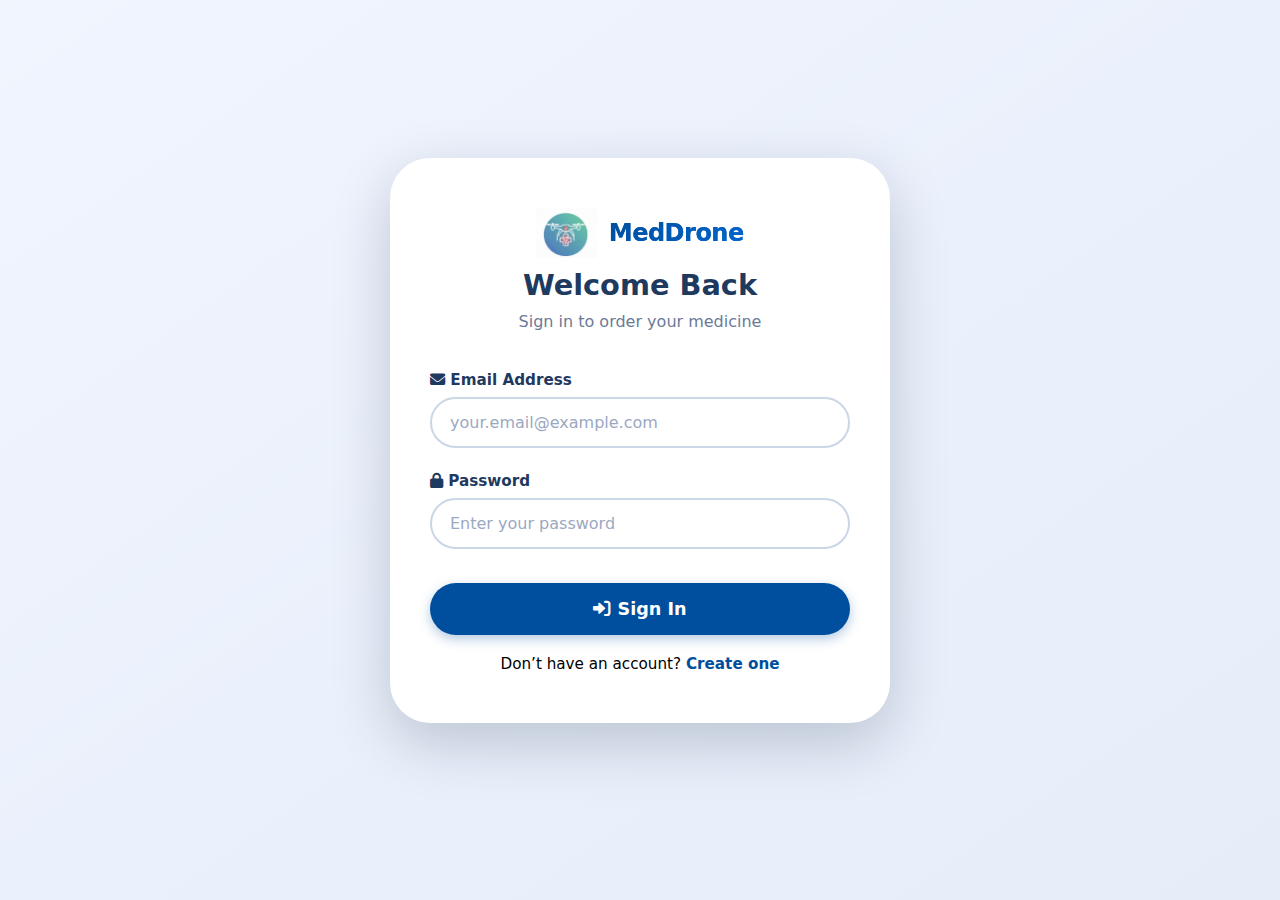
<file: signin.html>
<!DOCTYPE html>
<html lang="en">
<head>
    <meta charset="UTF-8">
    <meta name="viewport" content="width=device-width, initial-scale=1.0">
    <title>Sign In · MedDrone </title>
    <link rel="stylesheet" href="https://cdnjs.cloudflare.com/ajax/libs/font-awesome/6.0.0-beta3/css/all.min.css">
    <link rel="stylesheet" href="styles.css">
    <style>
        .signin-container {
            max-width: 500px;
            width: 100%;
            margin: 60px auto;
            background: white;
            border-radius: 40px;
            padding: 50px 40px;
            box-shadow: 0 20px 60px rgba(0,20,50,0.2);
        }

        .signin-header {
            text-align: center;
            margin-bottom: 40px;
        }

        .signin-header .logo {
            display: flex;
            align-items: center;
            justify-content: center;
            gap: 12px;
            margin-bottom: 10px;
        }

        .signin-header .logo img {
            height: 50px;
            width: auto;
        }

        .signin-header .logo-text {
            font-size: 1.5rem;
            font-weight: 700;
            background: linear-gradient(135deg, #004e9e, #0066cc);
            -webkit-background-clip: text;
            -webkit-text-fill-color: transparent;
        }

        .signin-header h1 {
            color: #1f3a5f;
            font-size: 1.8rem;
            margin-bottom: 10px;
        }

        .signin-header p {
            color: #6b7a99;
            font-size: 1rem;
        }

        .form-group {
            margin-bottom: 24px;
        }

        .form-group label {
            display: block;
            color: #1f3a5f;
            font-weight: 600;
            margin-bottom: 8px;
            font-size: 0.95rem;
        }

        .form-group input {
            width: 100%;
            padding: 14px 18px;
            border: 2px solid #cbd6e6;
            border-radius: 30px;
            font-size: 1rem;
            transition: all 0.2s;
            outline: none;
        }

        .form-group input:focus {
            border-color: #004e9e;
            box-shadow: 0 0 0 3px rgba(0, 78, 158, 0.1);
        }

        .form-group input::placeholder {
            color: #9ba8c2;
        }

        .signin-btn {
            width: 100%;
            background: #004e9e;
            color: white;
            border: none;
            border-radius: 30px;
            padding: 16px;
            font-size: 1.1rem;
            font-weight: 700;
            cursor: pointer;
            transition: all 0.2s;
            margin-top: 10px;
            box-shadow: 0 4px 12px rgba(0, 78, 158, 0.3);
        }

        .signin-btn:hover {
            background: #0066cc;
            transform: translateY(-2px);
            box-shadow: 0 6px 16px rgba(0, 78, 158, 0.4);
        }

        .signin-btn:active {
            transform: translateY(0);
        }

        .divider {
            text-align: center;
            margin: 30px 0;
            color: #9ba8c2;
            position: relative;
        }

        .divider::before,
        .divider::after {
            content: '';
            position: absolute;
            top: 50%;
            width: 40%;
            height: 1px;
            background: #cbd6e6;
        }

        .divider::before {
            left: 0;
        }

        .divider::after {
            right: 0;
        }

        .guest-btn {
            width: 100%;
            background: #ecf3ff;
            color: #004e9e;
            border: 2px solid #004e9e;
            border-radius: 30px;
            padding: 14px;
            font-size: 1rem;
            font-weight: 600;
            cursor: pointer;
            transition: all 0.2s;
        }

        .guest-btn:hover {
            background: #d6e7ff;
        }

        .back-link {
            display: inline-flex;
            align-items: center;
            gap: 8px;
            color: #004e9e;
            text-decoration: none;
            font-weight: 600;
            margin-bottom: 20px;
            transition: all 0.2s;
        }

        .back-link:hover {
            color: #0066cc;
            transform: translateX(-4px);
        }

        .demo-note {
            background: #fff6e9;
            border-left: 4px solid #ff8c42;
            padding: 16px;
            border-radius: 12px;
            margin-top: 24px;
            font-size: 0.9rem;
            color: #2e3f60;
        }

        .demo-note i {
            color: #ff8c42;
            margin-right: 8px;
        }
    </style>
</head>
<body>
    <div class="signin-container">
        <!-- <a href="index.html" class="back-link">
            <i class="fas fa-arrow-left"></i> Back to Home
        </a> -->

        <div class="signin-header">
            <div class="logo">
                <img src="images/logo.png" class="product-image" alt="MedDrone Logo"/>
                <span class="logo-text">MedDrone</span>
            </div>
            <h1>Welcome Back</h1>
            <p>Sign in to order your medicine</p>
        </div>

        <form id="signinForm">
            <div class="form-group">
                <label for="email"><i class="fas fa-envelope"></i> Email Address</label>
                <input type="email" id="email" name="email" placeholder="your.email@example.com" required>
            </div>

            <div class="form-group">
                <label for="password"><i class="fas fa-lock"></i> Password</label>
                <input type="password" id="password" name="password" placeholder="Enter your password" required>
            </div>

            <button type="submit" class="signin-btn">
                <i class="fas fa-sign-in-alt"></i> Sign In
            </button>
        </form>
        <div style="text-align:center; margin-top:20px; font-size:0.95rem;">
    Don’t have an account?
    <a href="signup.html" style="color:#004e9e; font-weight:600; text-decoration:none;">
        Create one
    </a>
</div>

        <!-- <div class="divider">or</div> -->

        <!-- <button class="guest-btn" onclick="continueAsGuest()">
            <i class="fas fa-user-circle"></i> Continue as Guest
        </button> -->

        <!-- <div class="demo-note">
            <i class="fas fa-info-circle"></i>
            <strong>Demo Mode:</strong> For K-12 demonstrations, you can continue as guest or use any email/password to explore the system.
        </div> -->
    </div>

    <div id="toast" class="toast-msg"></div>

    <script>
        function showToast(message, type = 'info') {
            const toast = document.getElementById('toast');
            toast.textContent = message;
            toast.style.opacity = '1';
            toast.style.background = type === 'success' ? '#2d6a4f' : '#14283e';
            
            setTimeout(() => {
                toast.style.opacity = '0';
            }, 3000);
        }

        // function continueAsGuest() {
        //     localStorage.setItem('user', JSON.stringify({ name: 'Guest', email: 'guest@meddrone.com' }));
        //     showToast('✓ Signed in as Guest', 'success');
        //     setTimeout(() => {
        //         window.location.href = 'index.html';
        //     }, 1000);
        // }

        document.getElementById('signinForm').addEventListener('submit', (e) => {
            e.preventDefault();
            const email = document.getElementById('email').value;
            const password = document.getElementById('password').value;

            // Demo mode - accept any credentials
            localStorage.setItem('user', JSON.stringify({ 
                name: email.split('@')[0], 
                email: email 
            }));
            
            showToast('✓ Sign in successful!', 'success');
            setTimeout(() => {
                window.location.href = 'index.html';
            }, 1000);
        });
    </script>
</body>
</html>
</file>
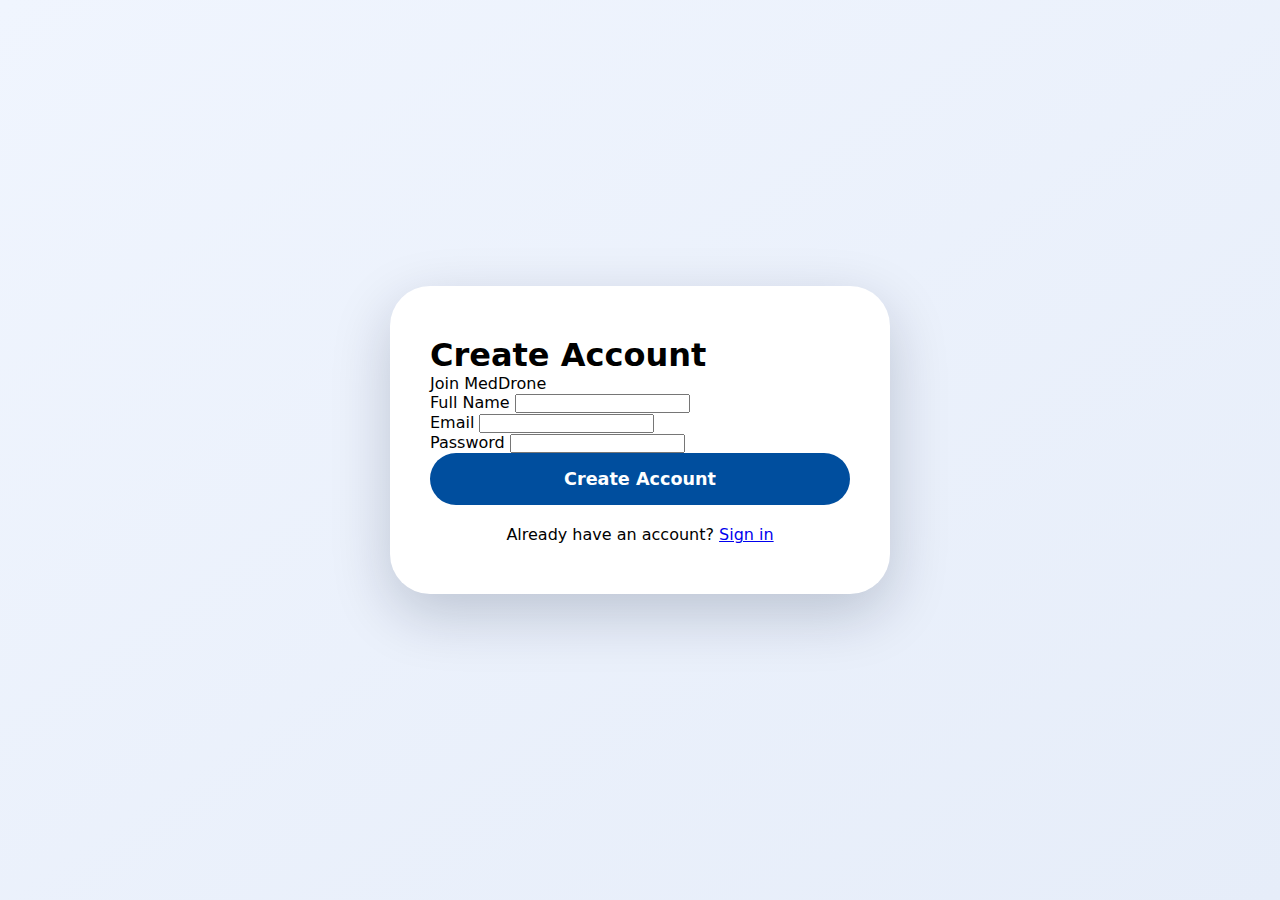
<file: signup.html>
<!DOCTYPE html>
<html lang="en">
<head>
<meta charset="UTF-8">
<meta name="viewport" content="width=device-width, initial-scale=1.0">
<title>Create Account · MedDrone</title>
<link rel="stylesheet" href="styles.css">

<style>
.signup-container {
    max-width: 500px;
    width: 100%;
    margin: 60px auto;
    background: white;
    border-radius: 40px;
    padding: 50px 40px;
    box-shadow: 0 20px 60px rgba(0,20,50,0.2);
}
.signup-btn {
    width: 100%;
    background: #004e9e;
    color: white;
    border: none;
    border-radius: 30px;
    padding: 16px;
    font-size: 1.1rem;
    font-weight: 700;
    cursor: pointer;
}
</style>
</head>

<body>

<div class="signup-container">
    <h1>Create Account</h1>
    <p>Join MedDrone </p>

    <form id="signupForm">

        <div class="form-group">
            <label>Full Name</label>
            <input type="text" id="name" required>
        </div>

        <div class="form-group">
            <label>Email</label>
            <input type="email" id="email" required>
        </div>

        <div class="form-group">
            <label>Password</label>
            <input type="password" id="password" required>
        </div>

        <button type="submit" class="signup-btn">
            Create Account
        </button>

    </form>

    <div style="text-align:center; margin-top:20px;">
        Already have an account?
        <a href="signin.html">Sign in</a>
    </div>
</div>

<script>
document.getElementById('signupForm').addEventListener('submit', function(e){
    e.preventDefault();

    const name = document.getElementById('name').value;
    const email = document.getElementById('email').value;

    // Demo storage
    localStorage.setItem('user', JSON.stringify({
        name: name,
        email: email
    }));

    alert("Account created successfully!");
    window.location.href = "index.html";
});
</script>

</body>
</html>
</file>
<file: styles.css>
* {
    margin: 0;
    padding: 0;
    box-sizing: border-box;
    font-family: 'Segoe UI', Roboto, system-ui, -apple-system, sans-serif;
}

/* body {
    background: linear-gradient(145deg, #f0f5fe 0%, #e6edf9 100%);
    min-height: 100vh;
    padding: 20px 16px 40px;
} */
body {
    background: linear-gradient(145deg, #f0f5fe 0%, #e6edf9 100%);
    min-height: 100vh;
    padding: 20px 16px 40px;
    display: flex;
    justify-content: center;
    align-items: center;
}

.demo-container {
    max-width: 1300px;
    width: 100%;
    margin: 0 auto;
    background: rgba(255,255,255,0.75);
    backdrop-filter: blur(10px);
    -webkit-backdrop-filter: blur(10px);
    border-radius: 48px 48px 36px 36px;
    box-shadow: 0 20px 40px rgba(0,20,50,0.15), 0 8px 24px rgba(0,40,100,0.1);
    overflow: hidden;
    border: 1px solid rgba(255,255,255,0.6);
}

/* Main Container */
/* .demo-container {
    max-width: 1300px;
    margin: 80px auto 0;
    width: 100%;
   
    background: rgba(255,255,255,0.75);
    backdrop-filter: blur(10px);
    -webkit-backdrop-filter: blur(10px);
    border-radius: 48px 48px 36px 36px;
    box-shadow: 0 20px 40px rgba(0,20,50,0.15), 0 8px 24px rgba(0,40,100,0.1);
    overflow: hidden;
    border: 1px solid rgba(255,255,255,0.6);
} */

/* Top Bar */
.top-bar {
    display: flex;
    align-items: center;
    justify-content: space-between;
    padding: 16px 28px;
    background: rgba(255,255,255,0.5);
    border-bottom: 1px solid rgba(0,0,0,0.05);
    flex-wrap: wrap;
    gap: 12px;
}

.brand {
    display: flex;
    align-items: center;
    gap: 20px;
}

.brand-logo {
    height: 100px;
    width: auto;
    object-fit: contain;
}

.logo {
    font-weight: 700;
    font-size: 1.5rem;
    background: linear-gradient(135deg, #004e9e, #0066cc);
    -webkit-background-clip: text;
    -webkit-text-fill-color: transparent;
    letter-spacing: -0.5px;
}

.logo i {
    background: none;
    -webkit-text-fill-color: #004e9e;
    margin-right: 6px;
}

.header-actions {
    display: flex;
    align-items: center;
    gap: 15px;
}

.sign-in-link,
.cart-link {
    color: #1e3a6b;
    background: rgba(255,255,255,0.7);
    padding: 8px 20px;
    border-radius: 40px;
    font-size: 0.9rem;
    font-weight: 600;
    text-decoration: none;
    border: 1px solid rgba(0,0,0,0.1);
    transition: all 0.2s;
    display: flex;
    align-items: center;
    gap: 8px;
}

.sign-in-link:hover,
.cart-link:hover {
    background: white;
    border-color: #0088ff;
}

.user-menu {
    position: relative;
}

.user-dropdown {
    position: absolute;
    top: 100%;
    right: 0;
    margin-top: 8px;
    background: white;
    border-radius: 12px;
    box-shadow: 0 4px 12px rgba(0,0,0,0.15);
    min-width: 180px;
    opacity: 0;
    visibility: hidden;
    transform: translateY(-10px);
    transition: all 0.3s ease;
    z-index: 1000;
    border: 1px solid rgba(0,0,0,0.1);
}

.user-dropdown.show {
    opacity: 1;
    visibility: visible;
    transform: translateY(0);
}

.dropdown-item {
    display: flex;
    align-items: center;
    gap: 10px;
    padding: 12px 16px;
    color: #1e3a6b;
    text-decoration: none;
    font-size: 0.9rem;
    font-weight: 500;
    transition: background 0.2s;
    border-radius: 12px;
}

.dropdown-item:hover {
    background: #f0f7ff;
    color: #0088ff;
}

.dropdown-item i {
    width: 18px;
    text-align: center;
}

.cart-count {
    background: #ff5e5e;
    color: white;
    border-radius: 50%;
    width: 20px;
    height: 20px;
    display: inline-flex;
    align-items: center;
    justify-content: center;
    font-size: 0.75rem;
    margin-left: 4px;
}

/* Location Row */
.location-row {
    display: flex;
    align-items: center;
    gap: 24px;
    padding: 12px 28px;
    background: #ffffffb0;
    border-bottom: 1px solid #d9e2ef;
    flex-wrap: wrap;
}

.deliver-to {
    display: flex;
    align-items: center;
    gap: 10px;
    font-weight: 600;
    color: #1f3a5f;
}

.deliver-to i {
    color: #ff5e5e;
}

.search-box {
    flex: 1;
    min-width: 260px;
    background: white;
    border-radius: 40px;
    padding: 10px 22px;
    display: flex;
    align-items: center;
    gap: 10px;
    box-shadow: 0 2px 10px rgba(0,0,0,0.02);
    border: 1px solid #cbd6e6;
}

.search-box i {
    color: #6f8fbc;
}

.search-box input {
    border: none;
    background: transparent;
    width: 100%;
    font-size: 1rem;
    outline: none;
}

/* Categories */
.categories {
    display: flex;
    flex-wrap: wrap;
    gap: 20px 28px;
    padding: 14px 28px;
    background: #eef3fc;
    border-bottom: 1px solid #cfdff2;
    font-weight: 500;
    color: #1e3c63;
}

.category-item {
    cursor: pointer;
    padding: 4px 0;
    border-bottom: 3px solid transparent;
    transition: 0.2s;
}

.category-item:hover {
    color: #004e9e;
}

.category-item.active-cat {
    border-bottom-color: #004e9e;
    color: #004e9e;
    font-weight: 700;
}

.category-item i {
    margin-right: 6px;
}

/* Main Content */
.main-content {
    display: flex;
    flex-wrap: wrap;
    padding: 28px;
    gap: 24px;
}

/* Product Grid */
.product-grid {
    flex: 3;
    min-width: 300px;
    display: grid;
    grid-template-columns: repeat(auto-fill, minmax(180px, 1fr));
    gap: 18px;
}

.product-card {
    background: white;
    border-radius: 28px;
    padding: 20px 12px 12px 12px;
    box-shadow: 0 6px 16px rgba(0, 20, 40, 0.08);
    text-align: center;
    border: 1px solid rgba(255,255,255,0.8);
    transition: transform 0.1s ease;
    cursor: pointer;
}

.product-card:hover {
    transform: scale(1.02);
    border-color: #9ac7ff;
    box-shadow: 0 8px 20px rgba(0, 20, 40, 0.12);
}

.product-icon {
    font-size: 2.8rem;
    filter: drop-shadow(2px 6px 8px #abc0dd);
    color: #004e9e;
    margin-bottom: 10px;
}

.product-title {
    font-weight: 700;
    margin: 10px 0 4px;
    color: #14283e;
    font-size: 0.95rem;
}

.product-desc {
    font-size: 0.75rem;
    color: #5c6f8f;
    margin-bottom: 12px;
}
.product-image {
    width: 80px;
    height: 80px;
    object-fit: cover; 
  }

.product-price {
    font-weight: 700;
    color: #004e9e;
    font-size: 1.1rem;
    margin-bottom: 12px;
}

.order-btn {
    background: #ecf3ff;
    border: none;
    border-radius: 60px;
    padding: 8px 0;
    width: 100%;
    font-weight: 600;
    color: #004e9e;
    cursor: pointer;
    transition: 0.15s;
    font-size: 0.9rem;
}

.order-btn i {
    margin-right: 4px;
}

.order-btn:hover {
    background: #004e9e;
    color: white;
}

/* Emergency Panel */
.emergency-panel {
    flex: 1.2;
    min-width: 240px;
    align-self: flex-start;  
    background: linear-gradient(145deg, #ffffff, #f5f9ff);
    border-radius: 40px;
    padding: 28px 22px;
    border: 2px solid #ffbc6e;
    box-shadow: 0 8px 0 #ff8c42;
}

.emergency-header {
    display: flex;
    align-items: center;
    gap: 12px;
    margin-bottom: 22px;
}

.emergency-header i {
    font-size: 2.2rem;
    color: #d63636;
}

.emergency-header h3 {
    font-size: 1.8rem;
    font-weight: 800;
    line-height: 1.1;
    color: #ad1f1f;
}

.emergency-desc {
    color: #2e3f60;
    margin-bottom: 20px;
    font-weight: 500;
    border-left: 5px solid #ff8c42;
    padding-left: 16px;
    background: #fff6e9;
    border-radius: 0 20px 20px 0;
    line-height: 1.4;
    font-size: 0.9rem;
}

.emergency-button {
    width: 100%;
    background: #ff5e5e;
    border: none;
    color: white;
    font-size: 1.6rem;
    font-weight: 800;
    padding: 24px 10px;
    border-radius: 60px;
    box-shadow: 0 8px 0 #a03434;
    cursor: pointer;
    transition: 0.08s linear;
    margin: 18px 0 12px;
    display: flex;
    align-items: center;
    justify-content: center;
    gap: 12px;
}

.emergency-button:active {
    transform: translateY(5px);
    box-shadow: 0 3px 0 #a03434;
}

.emergency-button:hover {
    background: #ff4444;
}

.priority-queue {
    background: #1f3a5f;
    color: white;
    border-radius: 50px;
    padding: 16px;
    text-align: center;
    margin-top: 20px;
}

.priority-queue i {
    color: #ffd966;
    margin-right: 6px;
}

.queue-badge {
    background: #ffb347;
    color: #1e2b3a;
    font-weight: 700;
    padding: 6px 14px;
    border-radius: 30px;
    display: inline-block;
    margin-top: 8px;
    font-size: 1.2rem;
}

/* Footer Info */
.footer-info {
    padding: 12px 28px 20px;
    color: #3f5680;
    border-top: 1px dashed #b0c8e5;
    display: flex;
    gap: 30px;
    flex-wrap: wrap;
    font-size: 0.9rem;
}

.footer-info span {
    display: flex;
    align-items: center;
    gap: 8px;
}

/* Toast Notification */
.toast-msg {
    background: #14283e;
    color: white;
    padding: 12px 28px;
    border-radius: 60px;
    font-weight: 600;
    box-shadow: 0 8px 20px rgba(0,0,0,0.3);
    position: fixed;
    bottom: 30px;
    left: 50%;
    transform: translateX(-50%);
    z-index: 999;
    opacity: 0;
    transition: opacity 0.2s;
    pointer-events: none;
    border: 2px solid gold;
}

/* Responsive */
@media (max-width: 768px) {
    .product-grid {
        grid-template-columns: repeat(auto-fill, minmax(140px, 1fr));
    }
    
    .emergency-panel {
        min-width: 100%;
    }
}
</file>
